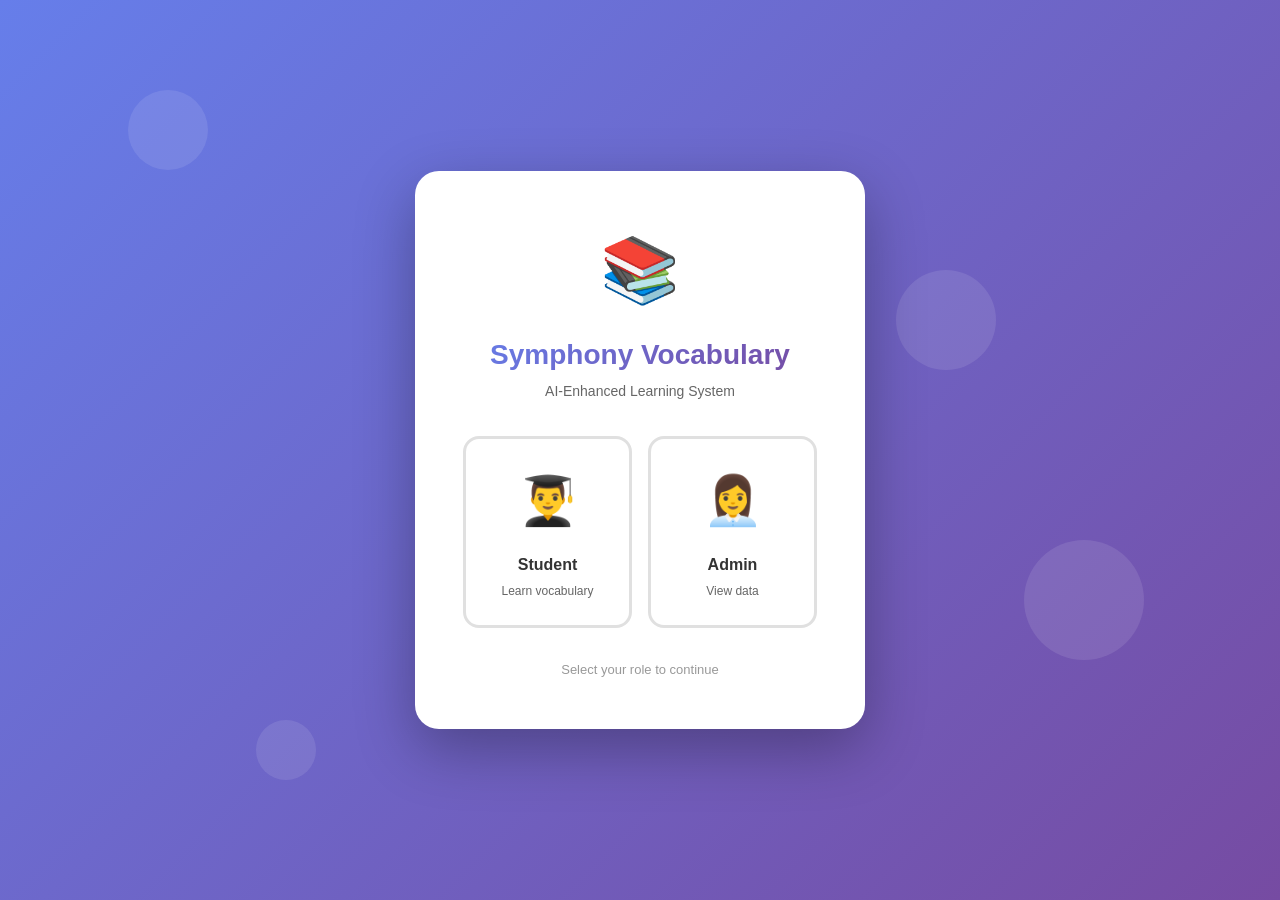
<file: index.html>
<!DOCTYPE html>
<html lang="en">
<head>
    <meta charset="UTF-8">
    <meta name="viewport" content="width=device-width, initial-scale=1.0">
    <title>Symphony Vocabulary Learning System</title>
    <link rel="stylesheet" href="css/main.css">
    <style>
        /* Login Page Specific Styles */
        body {
            margin: 0;
            padding: 0;
            min-height: 100vh;
            display: flex;
            align-items: center;
            justify-content: center;
            background: linear-gradient(135deg, #667eea 0%, #764ba2 100%);
            overflow: hidden;
        }
        
        /* Animated Background */
        .background-animation {
            position: fixed;
            top: 0;
            left: 0;
            width: 100%;
            height: 100%;
            z-index: 0;
            overflow: hidden;
        }
        
        .floating-shape {
            position: absolute;
            background: rgba(255, 255, 255, 0.1);
            border-radius: 50%;
            animation: float 15s infinite ease-in-out;
        }
        
        .shape1 {
            width: 80px;
            height: 80px;
            top: 10%;
            left: 10%;
            animation-delay: 0s;
        }
        
        .shape2 {
            width: 120px;
            height: 120px;
            top: 60%;
            left: 80%;
            animation-delay: 2s;
        }
        
        .shape3 {
            width: 60px;
            height: 60px;
            top: 80%;
            left: 20%;
            animation-delay: 4s;
        }
        
        .shape4 {
            width: 100px;
            height: 100px;
            top: 30%;
            left: 70%;
            animation-delay: 1s;
        }
        
        @keyframes float {
            0%, 100% {
                transform: translateY(0) translateX(0);
            }
            25% {
                transform: translateY(-30px) translateX(20px);
            }
            50% {
                transform: translateY(-60px) translateX(-20px);
            }
            75% {
                transform: translateY(-30px) translateX(20px);
            }
        }
        
        /* Login Container */
        .login-container {
            position: relative;
            z-index: 1;
            background: white;
            border-radius: 24px;
            box-shadow: 0 20px 60px rgba(0, 0, 0, 0.3);
            padding: 48px;
            max-width: 450px;
            width: 90%;
            animation: slideUp 0.6s ease-out;
        }
        
        @keyframes slideUp {
            from {
                opacity: 0;
                transform: translateY(30px);
            }
            to {
                opacity: 1;
                transform: translateY(0);
            }
        }
        
        .logo {
            text-align: center;
            margin-bottom: 32px;
        }
        
        .logo-icon {
            font-size: 64px;
            margin-bottom: 16px;
        }
        
        .logo h1 {
            font-size: 28px;
            margin: 0 0 8px 0;
            background: linear-gradient(135deg, #667eea, #764ba2);
            -webkit-background-clip: text;
            -webkit-text-fill-color: transparent;
        }
        
        .logo p {
            font-size: 14px;
            color: #666;
            margin: 0;
        }
        
        .role-selector {
            display: grid;
            grid-template-columns: 1fr 1fr;
            gap: 16px;
            margin-bottom: 32px;
        }
        
        .role-card {
            padding: 24px 16px;
            border: 3px solid #e0e0e0;
            border-radius: 16px;
            cursor: pointer;
            transition: all 0.3s;
            text-align: center;
        }
        
        .role-card:hover {
            border-color: #667eea;
            background: rgba(102, 126, 234, 0.05);
            transform: translateY(-4px);
            box-shadow: 0 8px 16px rgba(102, 126, 234, 0.2);
        }
        
        .role-card.selected {
            border-color: #667eea;
            background: rgba(102, 126, 234, 0.1);
        }
        
        .role-icon {
            font-size: 48px;
            margin-bottom: 12px;
        }
        
        .role-title {
            font-weight: 700;
            font-size: 16px;
            margin-bottom: 4px;
        }
        
        .role-description {
            font-size: 12px;
            color: #666;
        }
        
        .login-form {
            display: none;
        }
        
        .login-form.active {
            display: block;
            animation: fadeIn 0.4s ease-out;
        }
        
        @keyframes fadeIn {
            from { opacity: 0; }
            to { opacity: 1; }
        }
        
        .form-group {
            margin-bottom: 24px;
        }
        
        .form-label {
            display: block;
            margin-bottom: 8px;
            font-weight: 600;
            font-size: 14px;
            color: #333;
        }
        
        .form-input {
            width: 100%;
            padding: 14px 16px;
            font-size: 16px;
            border: 2px solid #e0e0e0;
            border-radius: 12px;
            transition: all 0.3s;
            font-family: inherit;
        }
        
        .form-input:focus {
            outline: none;
            border-color: #667eea;
            box-shadow: 0 0 0 4px rgba(102, 126, 234, 0.1);
        }
        
        .btn-login {
            width: 100%;
            padding: 16px;
            background: linear-gradient(135deg, #667eea, #764ba2);
            color: white;
            border: none;
            border-radius: 12px;
            font-size: 16px;
            font-weight: 700;
            cursor: pointer;
            transition: all 0.3s;
            box-shadow: 0 4px 12px rgba(102, 126, 234, 0.4);
        }
        
        .btn-login:hover {
            transform: translateY(-2px);
            box-shadow: 0 6px 16px rgba(102, 126, 234, 0.5);
        }
        
        .btn-login:active {
            transform: translateY(0);
        }
        
        .back-button {
            margin-top: 16px;
            text-align: center;
        }
        
        .back-link {
            color: #667eea;
            font-size: 14px;
            cursor: pointer;
            text-decoration: none;
        }
        
        .back-link:hover {
            text-decoration: underline;
        }
        
        .info-text {
            text-align: center;
            margin-top: 24px;
            font-size: 13px;
            color: #999;
        }
    </style>
</head>
<body>

<!-- Animated Background -->
<div class="background-animation">
    <div class="floating-shape shape1"></div>
    <div class="floating-shape shape2"></div>
    <div class="floating-shape shape3"></div>
    <div class="floating-shape shape4"></div>
</div>

<!-- Login Container -->
<div class="login-container">
    
    <!-- Logo -->
    <div class="logo">
        <div class="logo-icon">📚</div>
        <h1>Symphony Vocabulary</h1>
        <p>AI-Enhanced Learning System</p>
    </div>
    
    <!-- Role Selection -->
    <div id="roleSelection">
        <div class="role-selector">
            <div class="role-card" onclick="selectRole('student')">
                <div class="role-icon">👨‍🎓</div>
                <div class="role-title">Student</div>
                <div class="role-description">Learn vocabulary</div>
            </div>
            
            <div class="role-card" onclick="selectRole('admin')">
                <div class="role-icon">👩‍💼</div>
                <div class="role-title">Admin</div>
                <div class="role-description">View data</div>
            </div>
        </div>
        
        <div class="info-text">
            Select your role to continue
        </div>
    </div>
    
    <!-- Student Login Form -->
    <div id="studentForm" class="login-form">
        <form onsubmit="loginStudent(event)">
            <div class="form-group">
                <label class="form-label">What's your name?</label>
                <input 
                    type="text" 
                    id="studentName" 
                    class="form-input" 
                    placeholder="Enter your name"
                    required
                >
            </div>
            
            <button type="submit" class="btn-login">
                Start Learning 🚀
            </button>
        </form>
        
        <div class="back-button">
            <a class="back-link" onclick="backToRoleSelection()">← Back</a>
        </div>
    </div>
    
    <!-- Admin Login Form -->
    <div id="adminForm" class="login-form">
        <form onsubmit="loginAdmin(event)">
            <div class="form-group">
                <label class="form-label">Username</label>
                <input 
                    type="text" 
                    id="adminUsername" 
                    class="form-input" 
                    placeholder="Enter username"
                    required
                >
            </div>
            
            <div class="form-group">
                <label class="form-label">Password</label>
                <input 
                    type="password" 
                    id="adminPassword" 
                    class="form-input" 
                    placeholder="Enter password"
                    required
                >
            </div>
            
            <button type="submit" class="btn-login">
                Login as Admin
            </button>
        </form>
        
        <div class="back-button">
            <a class="back-link" onclick="backToRoleSelection()">← Back</a>
        </div>
        
        <div class="info-text" style="margin-top: 16px;">
            Default: admin / admin123
        </div>
    </div>
    
</div>

<script src="js/config.js"></script>
<script src="js/auth.js"></script>

<script>
// Role Selection
function selectRole(role) {
    // Hide role selection
    document.getElementById('roleSelection').style.display = 'none';
    
    // Show appropriate form
    if (role === 'student') {
        document.getElementById('studentForm').classList.add('active');
        document.getElementById('studentName').focus();
    } else {
        document.getElementById('adminForm').classList.add('active');
        document.getElementById('adminUsername').focus();
    }
}

// Back to role selection
function backToRoleSelection() {
    document.getElementById('roleSelection').style.display = 'block';
    document.getElementById('studentForm').classList.remove('active');
    document.getElementById('adminForm').classList.remove('active');
}

// Student Login
function loginStudent(event) {
    event.preventDefault();
    
    const name = document.getElementById('studentName').value.trim();
    
    if (!name) {
        alert('Please enter your name!');
        return;
    }
    
    try {
        // Use AUTH system to login
        window.AUTH.loginStudent(name);
        
        // Redirect to student dashboard
        window.location.href = 'student-dashboard.html';
    } catch (error) {
        alert('Login error: ' + error.message);
    }
}

// Admin Login
function loginAdmin(event) {
    event.preventDefault();
    
    const username = document.getElementById('adminUsername').value.trim();
    const password = document.getElementById('adminPassword').value;
    
    try {
        // Use AUTH system to login
        const success = window.AUTH.loginAdmin(username, password);
        
        if (success) {
            // Redirect to admin dashboard
            window.location.href = 'admin-dashboard.html';
        } else {
            alert('Invalid credentials! Default is:\nUsername: admin\nPassword: admin123');
        }
    } catch (error) {
        alert('Login error: ' + error.message);
    }
}
</script>

</body>
</html>
</file>
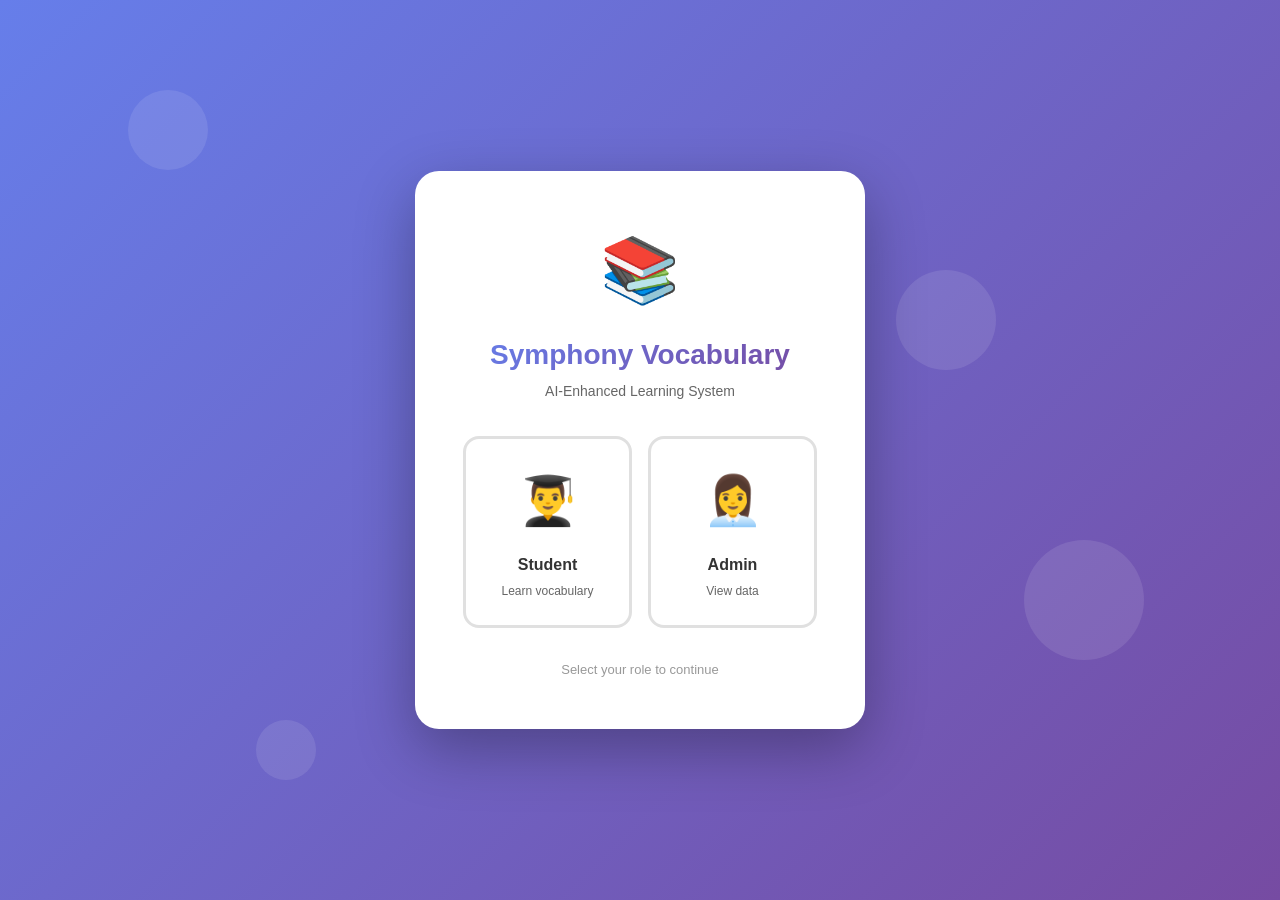
<file: admin-dashboard.html>
<!DOCTYPE html>
<html lang="en">
<head>
    <meta charset="UTF-8">
    <meta name="viewport" content="width=device-width, initial-scale=1.0">
    <title>Admin Dashboard - Symphony Vocab Research</title>
    <link rel="stylesheet" href="css/main.css">
    <style>
        /* Admin-Specific Styles */
        body {
            background: #f5f7fa;
        }
        
        .admin-header {
            background: linear-gradient(135deg, #667eea 0%, #764ba2 100%);
            color: white;
            padding: 24px 0;
            box-shadow: 0 4px 20px rgba(0,0,0,0.1);
        }
        
        .admin-header-content {
            max-width: 1400px;
            margin: 0 auto;
            padding: 0 24px;
            display: flex;
            justify-content: space-between;
            align-items: center;
        }
        
        .admin-title h1 {
            font-size: 28px;
            margin: 0 0 4px 0;
        }
        
        .admin-title p {
            margin: 0;
            opacity: 0.9;
            font-size: 14px;
        }
        
        .admin-nav {
            display: flex;
            gap: 12px;
        }
        
        .admin-nav button {
            padding: 10px 20px;
            background: rgba(255,255,255,0.2);
            border: 2px solid rgba(255,255,255,0.3);
            color: white;
            border-radius: 8px;
            cursor: pointer;
            font-weight: 600;
            transition: all 0.3s;
        }
        
        .admin-nav button:hover {
            background: rgba(255,255,255,0.3);
        }
        
        .admin-container {
            max-width: 1400px;
            margin: 0 auto;
            padding: 32px 24px;
        }
        
        .stats-grid {
            display: grid;
            grid-template-columns: repeat(auto-fit, minmax(250px, 1fr));
            gap: 24px;
            margin-bottom: 32px;
        }
        
        .stat-card {
            background: white;
            padding: 24px;
            border-radius: 16px;
            box-shadow: 0 2px 8px rgba(0,0,0,0.04);
            border: 1px solid #e8ecef;
        }
        
        .stat-card-header {
            display: flex;
            justify-content: space-between;
            align-items: center;
            margin-bottom: 16px;
        }
        
        .stat-icon {
            font-size: 32px;
        }
        
        .stat-label {
            font-size: 14px;
            color: #666;
            font-weight: 600;
            text-transform: uppercase;
            letter-spacing: 0.5px;
        }
        
        .stat-value {
            font-size: 36px;
            font-weight: 700;
            color: #333;
            line-height: 1;
        }
        
        .stat-change {
            font-size: 13px;
            margin-top: 8px;
        }
        
        .stat-change.positive {
            color: #4caf50;
        }
        
        .students-table-container {
            background: white;
            border-radius: 16px;
            box-shadow: 0 2px 8px rgba(0,0,0,0.04);
            overflow: hidden;
        }
        
        .table-header {
            padding: 24px;
            border-bottom: 2px solid #f0f0f0;
            display: flex;
            justify-content: space-between;
            align-items: center;
        }
        
        .table-header h2 {
            margin: 0;
            font-size: 20px;
        }
        
        .table-actions {
            display: flex;
            gap: 12px;
        }
        
        .search-box {
            padding: 10px 16px;
            border: 2px solid #e0e0e0;
            border-radius: 8px;
            font-size: 14px;
            width: 250px;
        }
        
        .students-table {
            width: 100%;
            border-collapse: collapse;
        }
        
        .students-table thead {
            background: #f8f9fa;
        }
        
        .students-table th {
            padding: 16px 24px;
            text-align: left;
            font-weight: 600;
            font-size: 13px;
            color: #666;
            text-transform: uppercase;
            letter-spacing: 0.5px;
        }
        
        .students-table td {
            padding: 20px 24px;
            border-top: 1px solid #f0f0f0;
        }
        
        .students-table tbody tr:hover {
            background: #f8f9fa;
        }
        
        .student-name {
            font-weight: 600;
            color: #333;
        }
        
        .progress-mini {
            width: 100px;
            height: 8px;
            background: #e0e0e0;
            border-radius: 4px;
            overflow: hidden;
        }
        
        .progress-mini-fill {
            height: 100%;
            background: linear-gradient(90deg, #667eea, #764ba2);
            transition: width 0.3s;
        }
        
        .action-btn {
            padding: 6px 12px;
            font-size: 12px;
            border-radius: 6px;
            border: none;
            cursor: pointer;
            font-weight: 600;
            transition: all 0.2s;
        }
        
        .action-btn-view {
            background: #e3f2fd;
            color: #1976d2;
        }
        
        .action-btn-export {
            background: #e8f5e9;
            color: #388e3c;
        }
        
        .action-btn:hover {
            transform: translateY(-1px);
            box-shadow: 0 2px 4px rgba(0,0,0,0.1);
        }
        
        .export-section {
            background: white;
            padding: 32px;
            border-radius: 16px;
            box-shadow: 0 2px 8px rgba(0,0,0,0.04);
            margin-top: 32px;
        }
        
        .export-grid {
            display: grid;
            grid-template-columns: repeat(auto-fit, minmax(300px, 1fr));
            gap: 20px;
            margin-top: 24px;
        }
        
        .export-card {
            padding: 24px;
            border: 2px solid #e0e0e0;
            border-radius: 12px;
            transition: all 0.3s;
        }
        
        .export-card:hover {
            border-color: #667eea;
            box-shadow: 0 4px 12px rgba(102, 126, 234, 0.15);
        }
        
        .export-card h3 {
            font-size: 18px;
            margin-bottom: 8px;
        }
        
        .export-card p {
            color: #666;
            font-size: 14px;
            margin-bottom: 16px;
        }
        
        .empty-state {
            text-align: center;
            padding: 60px 20px;
            color: #999;
        }
        
        .empty-state-icon {
            font-size: 64px;
            margin-bottom: 16px;
            opacity: 0.5;
        }
    </style>
</head>
<body>

<!-- Admin Header -->
<div class="admin-header">
    <div class="admin-header-content">
        <div class="admin-title">
            <h1>🎓 Admin Dashboard</h1>
            <p>Research Data Management & Student Progress</p>
        </div>
        <div class="admin-nav">
            <button onclick="refreshData()">🔄 Refresh</button>
            <button onclick="window.location.href='index.html'">🚪 Logout</button>
        </div>
    </div>
</div>

<!-- Main Container -->
<div class="admin-container">
    
    <!-- Summary Statistics -->
    <div class="stats-grid">
        <div class="stat-card">
            <div class="stat-card-header">
                <div class="stat-icon">👥</div>
            </div>
            <div class="stat-label">Total Students</div>
            <div class="stat-value" id="totalStudents">0</div>
            <div class="stat-change positive">
                <span id="newStudents">0</span> new this week
            </div>
        </div>
        
        <div class="stat-card">
            <div class="stat-card-header">
                <div class="stat-icon">📚</div>
            </div>
            <div class="stat-label">Words Learned</div>
            <div class="stat-value" id="totalWordsLearned">0</div>
            <div class="stat-change">
                Across all students
            </div>
        </div>
        
        <div class="stat-card">
            <div class="stat-card-header">
                <div class="stat-icon">🎯</div>
            </div>
            <div class="stat-label">Avg Completion</div>
            <div class="stat-value" id="avgCompletion">0%</div>
            <div class="stat-change">
                Unit 1 progress
            </div>
        </div>
        
        <div class="stat-card">
            <div class="stat-card-header">
                <div class="stat-icon">⚡</div>
            </div>
            <div class="stat-label">Active Sessions</div>
            <div class="stat-value" id="activeSessions">0</div>
            <div class="stat-change">
                Last 7 days
            </div>
        </div>
    </div>
    
    <!-- Students Table -->
    <div class="students-table-container">
        <div class="table-header">
            <h2>📋 Student Progress Overview</h2>
            <div class="table-actions">
                <input 
                    type="text" 
                    id="searchInput" 
                    class="search-box" 
                    placeholder="🔍 Search students..."
                    onkeyup="searchStudents()"
                >
                <button class="btn btn-primary btn-sm" onclick="exportAllData()">
                    📥 Export All Data
                </button>
            </div>
        </div>
        
        <table class="students-table">
            <thead>
                <tr>
                    <th>Student Name</th>
                    <th>Words Learned</th>
                    <th>Progress</th>
                    <th>Points</th>
                    <th>Streak</th>
                    <th>Last Active</th>
                    <th>Actions</th>
                </tr>
            </thead>
            <tbody id="studentsTableBody">
                <!-- Populated by JavaScript -->
            </tbody>
        </table>
        
        <div id="emptyState" class="empty-state hidden">
            <div class="empty-state-icon">📭</div>
            <h3>No Students Yet</h3>
            <p>Students will appear here once they start using the system.</p>
        </div>
    </div>
    
    <!-- Export Section -->
    <div class="export-section">
        <h2>📊 Research Data Export</h2>
        <p>Export data in research-ready formats for analysis in SPSS, Excel, or R</p>
        
        <div class="export-grid">
            <div class="export-card">
                <h3>📄 Student Progress Data</h3>
                <p>Complete student progress with vocabulary gains, scaffolding usage, and success rates</p>
                <button class="btn btn-success" onclick="exportStudentData()">
                    Export CSV
                </button>
            </div>
            
            <div class="export-card">
                <h3>🎯 Interaction Logs</h3>
                <p>Every student interaction with timestamps, attempts, scaffolding levels, and correctness</p>
                <button class="btn btn-success" onclick="exportInteractionLogs()">
                    Export CSV
                </button>
            </div>
            
            <div class="export-card">
                <h3>📈 Session Data</h3>
                <p>Session-by-session data including duration, words practiced, and performance metrics</p>
                <button class="btn btn-success" onclick="exportSessionData()">
                    Export CSV
                </button>
            </div>
            
            <div class="export-card">
                <h3>🔬 Research Summary</h3>
                <p>Aggregated statistics and theory-aligned metrics for dissertation analysis</p>
                <button class="btn btn-primary" onclick="exportResearchSummary()">
                    Generate Report
                </button>
            </div>
        </div>
    </div>
    
</div>

<!-- Student Detail Modal -->
<div class="modal-overlay" id="studentModal">
    <div class="modal-content">
        <div class="modal-header">
            <h2 id="modalStudentName">Student Details</h2>
        </div>
        <div class="modal-body" id="modalContent">
            <!-- Populated dynamically -->
        </div>
        <div class="modal-footer">
            <button class="btn btn-outline" onclick="closeModal()">Close</button>
            <button class="btn btn-primary" onclick="exportStudentIndividual()">
                Export This Student
            </button>
        </div>
    </div>
</div>

<script src="js/config.js"></script>
<script src="js/utils.js"></script>
<script>
/**
 * ADMIN DASHBOARD LOGIC
 * Research data management and visualization
 */

let currentStudents = {};
let selectedStudent = null;

// Check authentication
function checkAuth() {
    const userRole = localStorage.getItem('symphonyUserRole');
    if (userRole !== 'admin') {
        alert('Access denied! Admin credentials required.');
        window.location.href = 'index.html';
    }
}

// Load all data
function loadDashboard() {
    loadStudents();
    calculateStatistics();
    populateStudentsTable();
}

// Load student data
function loadStudents() {
    currentStudents = JSON.parse(localStorage.getItem('symphonyStudents') || '{}');
}

// Calculate summary statistics
function calculateStatistics() {
    const students = Object.values(currentStudents);
    
    // Total students
    document.getElementById('totalStudents').textContent = students.length;
    
    // Total words learned (sum across all students)
    const totalWords = students.reduce((sum, s) => sum + (s.wordsLearned || 0), 0);
    document.getElementById('totalWordsLearned').textContent = totalWords;
    
    // Average completion
    const avgCompletion = students.length > 0
        ? Math.round(students.reduce((sum, s) => sum + ((s.wordsLearned || 0) / 15 * 100), 0) / students.length)
        : 0;
    document.getElementById('avgCompletion').textContent = avgCompletion + '%';
    
    // Active sessions (last 7 days)
    const sevenDaysAgo = Date.now() - (7 * 24 * 60 * 60 * 1000);
    const activeSessions = students.reduce((sum, s) => {
        return sum + (s.sessions || []).filter(session => 
            new Date(session.startTime).getTime() > sevenDaysAgo
        ).length;
    }, 0);
    document.getElementById('activeSessions').textContent = activeSessions;
    
    // New students this week
    const newStudents = students.filter(s => 
        new Date(s.createdDate).getTime() > sevenDaysAgo
    ).length;
    document.getElementById('newStudents').textContent = newStudents;
}

// Populate students table
function populateStudentsTable() {
    const tbody = document.getElementById('studentsTableBody');
    const emptyState = document.getElementById('emptyState');
    const students = Object.values(currentStudents);
    
    if (students.length === 0) {
        tbody.innerHTML = '';
        emptyState.classList.remove('hidden');
        return;
    }
    
    emptyState.classList.add('hidden');
    
    // Sort by last login (most recent first)
    students.sort((a, b) => new Date(b.lastLogin) - new Date(a.lastLogin));
    
    tbody.innerHTML = students.map(student => {
        const progress = Math.round((student.wordsLearned || 0) / 15 * 100);
        const lastActive = formatDate(student.lastLogin);
        
        return `
            <tr>
                <td>
                    <div class="student-name">${student.username}</div>
                    <div style="font-size: 12px; color: #999;">
                        Level ${student.level || 1}
                    </div>
                </td>
                <td>${student.wordsLearned || 0} / 15</td>
                <td>
                    <div class="progress-mini">
                        <div class="progress-mini-fill" style="width: ${progress}%"></div>
                    </div>
                    <div style="font-size: 12px; color: #666; margin-top: 4px;">
                        ${progress}%
                    </div>
                </td>
                <td style="font-weight: 600;">${student.points || 0}</td>
                <td>
                    ${student.streak || 0} ${student.streak === 1 ? 'day' : 'days'}
                    ${student.streak >= 3 ? '🔥' : ''}
                </td>
                <td style="font-size: 13px; color: #666;">${lastActive}</td>
                <td>
                    <button 
                        class="action-btn action-btn-view" 
                        onclick="viewStudent('${student.username}')">
                        View
                    </button>
                </td>
            </tr>
        `;
    }).join('');
}

// Format date
function formatDate(dateString) {
    const date = new Date(dateString);
    const now = new Date();
    const diffMs = now - date;
    const diffMins = Math.round(diffMs / 60000);
    const diffHours = Math.round(diffMs / 3600000);
    const diffDays = Math.round(diffMs / 86400000);
    
    if (diffMins < 60) return `${diffMins} min ago`;
    if (diffHours < 24) return `${diffHours} hour${diffHours > 1 ? 's' : ''} ago`;
    if (diffDays < 7) return `${diffDays} day${diffDays > 1 ? 's' : ''} ago`;
    
    return date.toLocaleDateString();
}

// Search students
function searchStudents() {
    const searchTerm = document.getElementById('searchInput').value.toLowerCase();
    const rows = document.querySelectorAll('#studentsTableBody tr');
    
    rows.forEach(row => {
        const name = row.querySelector('.student-name').textContent.toLowerCase();
        if (name.includes(searchTerm)) {
            row.style.display = '';
        } else {
            row.style.display = 'none';
        }
    });
}

// View student details
function viewStudent(username) {
    selectedStudent = currentStudents[username];
    
    document.getElementById('modalStudentName').textContent = `${username}'s Progress`;
    
    const modalContent = document.getElementById('modalContent');
    modalContent.innerHTML = `
        <div style="padding: 20px 0;">
            
            <h3 style="margin-bottom: 16px;">📊 Learning Statistics</h3>
            <div style="display: grid; grid-template-columns: 1fr 1fr; gap: 16px; margin-bottom: 32px;">
                <div>
                    <div style="font-size: 13px; color: #666; margin-bottom: 4px;">Words Learned</div>
                    <div style="font-size: 24px; font-weight: 700;">${selectedStudent.wordsLearned || 0} / 15</div>
                </div>
                <div>
                    <div style="font-size: 13px; color: #666; margin-bottom: 4px;">Words Mastered</div>
                    <div style="font-size: 24px; font-weight: 700;">${selectedStudent.wordsMastered || 0}</div>
                </div>
                <div>
                    <div style="font-size: 13px; color: #666; margin-bottom: 4px;">Total Points</div>
                    <div style="font-size: 24px; font-weight: 700;">${selectedStudent.points || 0}</div>
                </div>
                <div>
                    <div style="font-size: 13px; color: #666; margin-bottom: 4px;">Current Streak</div>
                    <div style="font-size: 24px; font-weight: 700;">${selectedStudent.streak || 0} days ${selectedStudent.streak >= 3 ? '🔥' : ''}</div>
                </div>
            </div>
            
            <h3 style="margin-bottom: 16px;">🎯 Progress Details</h3>
            <div style="background: #f8f9fa; padding: 16px; border-radius: 8px; margin-bottom: 32px;">
                <div style="margin-bottom: 12px;">
                    <strong>Current Level:</strong> ${selectedStudent.level || 1} - ${getLevelName(selectedStudent.level || 1)}
                </div>
                <div style="margin-bottom: 12px;">
                    <strong>Current Difficulty:</strong> ${(selectedStudent.currentDifficulty || 2.0).toFixed(1)} (ZPD Adaptive)
                </div>
                <div style="margin-bottom: 12px;">
                    <strong>Total Sessions:</strong> ${(selectedStudent.sessions || []).length}
                </div>
                <div style="margin-bottom: 12px;">
                    <strong>Total Time:</strong> ${selectedStudent.totalTimeMinutes || 0} minutes
                </div>
                <div>
                    <strong>Account Created:</strong> ${new Date(selectedStudent.createdDate).toLocaleDateString()}
                </div>
            </div>
            
            <h3 style="margin-bottom: 16px;">🏆 Badges Earned</h3>
            <div style="display: flex; gap: 12px; flex-wrap: wrap; margin-bottom: 32px;">
                ${(selectedStudent.badges || []).length > 0 
                    ? selectedStudent.badges.map(badge => `
                        <div style="padding: 12px 20px; background: linear-gradient(135deg, #ffeaa7, #fdcb6e); border-radius: 8px; font-weight: 600;">
                            ${getBadgeIcon(badge)} ${getBadgeName(badge)}
                        </div>
                    `).join('')
                    : '<div style="color: #999;">No badges earned yet</div>'
                }
            </div>
            
            <h3 style="margin-bottom: 16px;">📈 Recent Sessions</h3>
            <div style="max-height: 200px; overflow-y: auto;">
                ${(selectedStudent.sessions || []).slice(-5).reverse().map(session => `
                    <div style="padding: 12px; background: #f8f9fa; border-radius: 8px; margin-bottom: 8px;">
                        <div style="font-weight: 600; margin-bottom: 4px;">
                            ${new Date(session.startTime).toLocaleString()}
                        </div>
                        <div style="font-size: 13px; color: #666;">
                            Words: ${session.wordsLearned || 0} learned • 
                            Success: ${Math.round((session.correctAttempts / session.totalAttempts) * 100) || 0}%
                        </div>
                    </div>
                `).join('') || '<div style="color: #999;">No sessions yet</div>'}
            </div>
        </div>
    `;
    
    document.getElementById('studentModal').classList.add('active');
}

function getLevelName(level) {
    const levels = {
        1: 'Vocabulary Beginner',
        2: 'Word Explorer',
        3: 'Vocabulary Scholar',
        4: 'Word Expert',
        5: 'Vocabulary Master',
        6: 'Word Champion'
    };
    return levels[level] || 'Unknown';
}

function getBadgeIcon(badgeId) {
    const icons = {
        'first-word': '🌟',
        'fast-learner': '⚡',
        'week-warrior': '🔥',
        'unit-master': '🎓',
        'perfect-score': '💯'
    };
    return icons[badgeId] || '🏆';
}

function getBadgeName(badgeId) {
    const names = {
        'first-word': 'First Word',
        'fast-learner': 'Fast Learner',
        'week-warrior': 'Week Warrior',
        'unit-master': 'Unit Master',
        'perfect-score': 'Perfect Score'
    };
    return names[badgeId] || 'Achievement';
}

function closeModal() {
    document.getElementById('studentModal').classList.remove('active');
}

// Export Functions
function exportStudentData() {
    const students = Object.values(currentStudents);
    
    // CSV Headers
    let csv = 'Student_ID,Words_Learned,Words_Mastered,Points,Level,Streak,Total_Sessions,Total_Time_Minutes,Created_Date,Last_Login\n';
    
    // CSV Data
    students.forEach(student => {
        csv += [
            student.username,
            student.wordsLearned || 0,
            student.wordsMastered || 0,
            student.points || 0,
            student.level || 1,
            student.streak || 0,
            (student.sessions || []).length,
            student.totalTimeMinutes || 0,
            student.createdDate,
            student.lastLogin
        ].join(',') + '\n';
    });
    
    downloadCSV(csv, 'student-progress-data.csv');
}

function exportInteractionLogs() {
    const researchLog = JSON.parse(localStorage.getItem('symphonyResearchLog') || '[]');
    
    let csv = 'Timestamp,Event_Type,Student,Word_ID,Attempt,Scaffolding_Level,Correct,Time_Spent,Points\n';
    
    researchLog.forEach(log => {
        if (log.eventType === 'word_attempt') {
            csv += [
                log.timestamp,
                log.eventType,
                log.data.student || '',
                log.data.wordId || '',
                log.data.attemptNumber || '',
                log.data.scaffoldingLevel || '',
                log.data.correct || false,
                log.data.timeSpent || '',
                log.data.pointsEarned || ''
            ].join(',') + '\n';
        }
    });
    
    downloadCSV(csv, 'interaction-logs.csv');
}

function exportSessionData() {
    const students = Object.values(currentStudents);
    
    let csv = 'Student_ID,Session_ID,Start_Time,End_Time,Words_Attempted,Words_Learned,Success_Rate,Scaffolding_Average,Duration_Minutes\n';
    
    students.forEach(student => {
        (student.sessions || []).forEach(session => {
            const successRate = session.totalAttempts > 0 
                ? Math.round((session.correctAttempts / session.totalAttempts) * 100)
                : 0;
            
            csv += [
                student.username,
                session.sessionId,
                session.startTime,
                session.endTime || 'ongoing',
                session.wordsAttempted.length,
                session.wordsLearned || 0,
                successRate,
                'N/A', // Calculate from scaffolding usage
                'N/A'  // Calculate from start/end times
            ].join(',') + '\n';
        });
    });
    
    downloadCSV(csv, 'session-data.csv');
}

function exportResearchSummary() {
    const students = Object.values(currentStudents);
    const researchLog = JSON.parse(localStorage.getItem('symphonyResearchLog') || '[]');
    
    const summary = {
        totalStudents: students.length,
        totalSessions: students.reduce((sum, s) => sum + (s.sessions || []).length, 0),
        totalWordsLearned: students.reduce((sum, s) => sum + (s.wordsLearned || 0), 0),
        totalInteractions: researchLog.length,
        avgCompletion: students.length > 0 
            ? Math.round(students.reduce((sum, s) => sum + ((s.wordsLearned || 0) / 15 * 100), 0) / students.length)
            : 0,
        avgPoints: students.length > 0
            ? Math.round(students.reduce((sum, s) => sum + (s.points || 0), 0) / students.length)
            : 0
    };
    
    alert('Research Summary:\n\n' + 
        `Total Students: ${summary.totalStudents}\n` +
        `Total Sessions: ${summary.totalSessions}\n` +
        `Total Words Learned: ${summary.totalWordsLearned}\n` +
        `Total Interactions Logged: ${summary.totalInteractions}\n` +
        `Average Completion: ${summary.avgCompletion}%\n` +
        `Average Points: ${summary.avgPoints}\n\n` +
        'Full data exports available via CSV buttons above.'
    );
}

function exportAllData() {
    exportStudentData();
    setTimeout(() => exportInteractionLogs(), 500);
    setTimeout(() => exportSessionData(), 1000);
}

function exportStudentIndividual() {
    if (!selectedStudent) return;
    
    let csv = 'Metric,Value\n';
    csv += `Student,${selectedStudent.username}\n`;
    csv += `Words Learned,${selectedStudent.wordsLearned || 0}\n`;
    csv += `Words Mastered,${selectedStudent.wordsMastered || 0}\n`;
    csv += `Points,${selectedStudent.points || 0}\n`;
    csv += `Level,${selectedStudent.level || 1}\n`;
    csv += `Streak,${selectedStudent.streak || 0}\n`;
    csv += `Sessions,${(selectedStudent.sessions || []).length}\n`;
    
    downloadCSV(csv, `student-${selectedStudent.username}-data.csv`);
}

// Helper: Download CSV
function downloadCSV(csvContent, filename) {
    const blob = new Blob([csvContent], { type: 'text/csv;charset=utf-8;' });
    const link = document.createElement('a');
    const url = URL.createObjectURL(blob);
    
    link.setAttribute('href', url);
    link.setAttribute('download', filename);
    link.style.visibility = 'hidden';
    
    document.body.appendChild(link);
    link.click();
    document.body.removeChild(link);
}

function refreshData() {
    loadDashboard();
    alert('Data refreshed!');
}

// Initialize
checkAuth();
loadDashboard();

// Click outside modal to close
document.getElementById('studentModal').addEventListener('click', function(e) {
    if (e.target === this) {
        closeModal();
    }
});
</script>

</body>
</html>
</file>
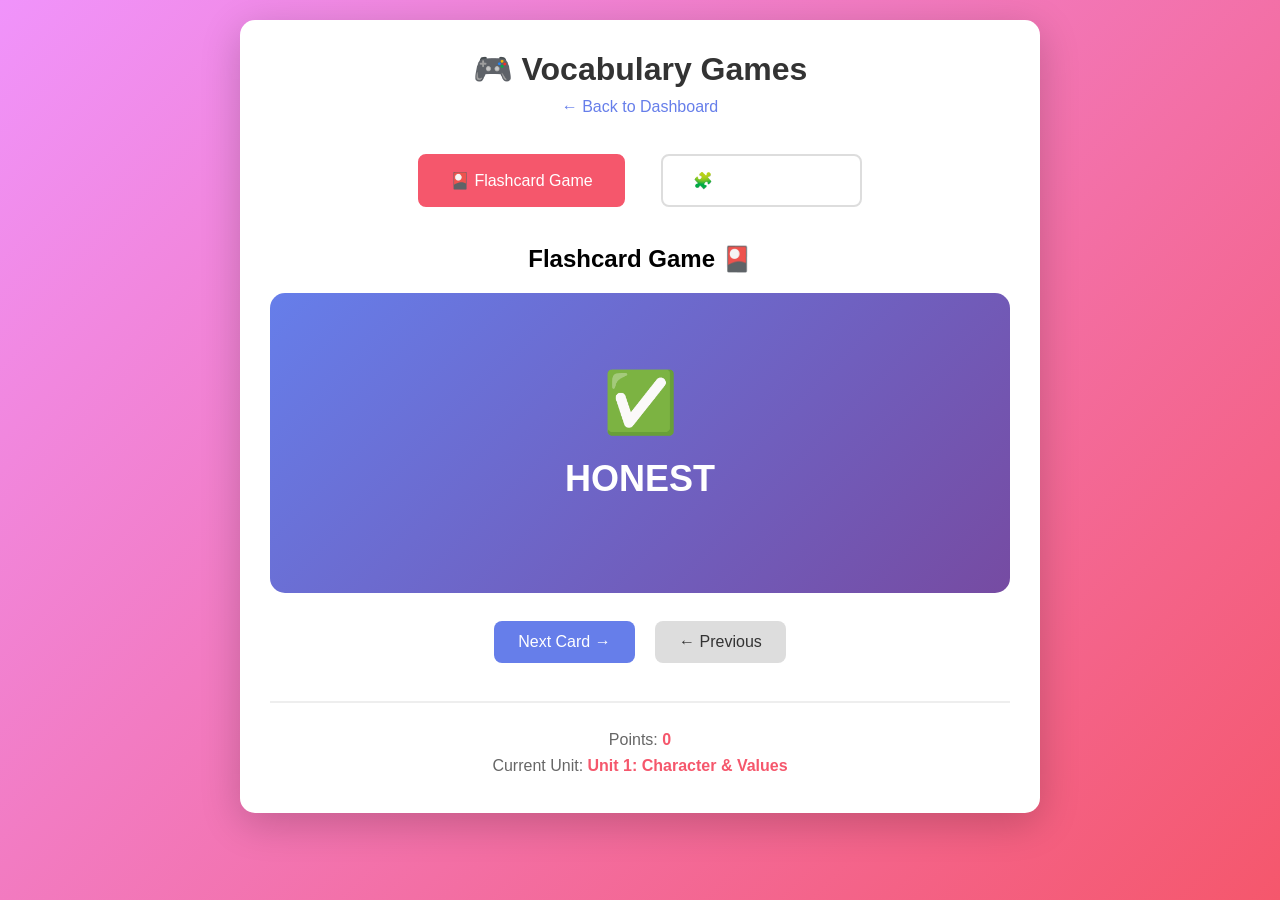
<file: games.html>
<!DOCTYPE html>
<html lang="en">
<head>
    <meta charset="UTF-8">
    <meta name="viewport" content="width=device-width, initial-scale=1.0">
    <title>Games - Symphony Vocabulary</title>
    <style>
        * { margin: 0; padding: 0; box-sizing: border-box; }
        body { font-family: Arial, sans-serif; background: linear-gradient(135deg, #f093fb 0%, #f5576c 100%); min-height: 100vh; padding: 20px; }
        .container { max-width: 800px; margin: 0 auto; background: white; border-radius: 15px; padding: 30px; box-shadow: 0 10px 40px rgba(0,0,0,0.2); }
        .header { text-align: center; margin-bottom: 30px; }
        .header h1 { color: #333; margin-bottom: 10px; }
        
        .game-selector { display: flex; gap: 20px; margin-bottom: 30px; justify-content: center; }
        .game-btn { padding: 15px 30px; font-size: 16px; border: 2px solid #ddd; background: white; border-radius: 8px; cursor: pointer; transition: all 0.3s; }
        .game-btn.active { background: #f5576c; color: white; border-color: #f5576c; }
        
        .game-container { display: none; }
        .game-container.active { display: block; }
        
        .flashcard { background: linear-gradient(135deg, #667eea 0%, #764ba2 100%); color: white; padding: 40px; border-radius: 15px; text-align: center; min-height: 300px; display: flex; flex-direction: column; justify-content: center; margin: 20px 0; }
        .flashcard .emoji { font-size: 60px; margin-bottom: 20px; }
        .flashcard .word { font-size: 36px; font-weight: bold; margin-bottom: 20px; }
        .flashcard .definition { font-size: 18px; opacity: 0.9; }
        .flashcard.flipped .word { display: none; }
        .flashcard.flipped .definition { display: block; }
        .flashcard .definition { display: none; }
        
        .matching-grid { display: grid; grid-template-columns: 1fr 1fr; gap: 15px; margin: 20px 0; }
        .match-card { padding: 20px; background: #f9f9f9; border: 2px solid #ddd; border-radius: 8px; cursor: pointer; text-align: center; transition: all 0.3s; }
        .match-card:hover { transform: translateY(-5px); border-color: #667eea; }
        .match-card.selected { background: #667eea; color: white; }
        .match-card.matched { background: #28a745; color: white; }
        
        .button-group { text-align: center; margin: 20px 0; }
        button { padding: 12px 24px; margin: 8px; font-size: 16px; border: none; border-radius: 8px; cursor: pointer; background: #667eea; color: white; transition: all 0.3s; }
        button:hover { background: #5568d3; }
        
        .progress { text-align: center; margin-top: 30px; padding-top: 20px; border-top: 2px solid #eee; }
        .progress p { margin: 8px 0; color: #666; }
        .progress strong { color: #f5576c; }
        
        .back-link { color: #667eea; text-decoration: none; }
        .back-link:hover { text-decoration: underline; }
    </style>
</head>
<body>
    <div class="container">
        <div class="header">
            <h1>🎮 Vocabulary Games</h1>
            <a href="student-dashboard.html" class="back-link">← Back to Dashboard</a>
        </div>

        <div class="game-selector">
            <button class="game-btn active" onclick="switchGame('flashcard')">🎴 Flashcard Game</button>
            <button class="game-btn" onclick="switchGame('matching')">🧩 Matching Game</button>
        </div>

        <!-- FLASHCARD GAME -->
        <div id="flashcardGame" class="game-container active">
            <h2 style="text-align: center; margin-bottom: 20px;">Flashcard Game 🎴</h2>
            <div class="flashcard" id="flashcard" onclick="flipCard()">
                <div class="emoji" id="cardEmoji">👋</div>
                <div class="word" id="cardWord">Click to reveal</div>
                <div class="definition" id="cardDefinition"></div>
            </div>
            <div class="button-group">
                <button onclick="nextFlashcard()">Next Card →</button>
                <button onclick="prevFlashcard()" style="background: #ddd; color: #333;">← Previous</button>
            </div>
        </div>

        <!-- MATCHING GAME -->
        <div id="matchingGame" class="game-container">
            <h2 style="text-align: center; margin-bottom: 20px;">Matching Game 🧩</h2>
            <p style="text-align: center; color: #666; margin-bottom: 20px;">Match words with their definitions!</p>
            <div id="matchingGrid" class="matching-grid"></div>
            <div class="button-group">
                <button onclick="startMatching()">New Game</button>
            </div>
        </div>

        <div class="progress">
            <p>Points: <strong id="points">0</strong></p>
            <p>Current Unit: <strong id="unitName">Easy Words</strong></p>
        </div>
    </div>

    <script src="js/vocabulary-data.js"></script>
    <script>
        let currentUnit = 'unit1';
        let currentWordIndex = 0;
        let points = 0;
        let words = [];
        let selectedCards = [];
        let matchedPairs = 0;

        function init() {
            const unit = window.VOCABULARY[currentUnit];
            words = unit.words;
            document.getElementById('unitName').textContent = unit.title;
            displayFlashcard();
            startMatching();
        }

        function switchGame(game) {
            document.querySelectorAll('.game-container').forEach(el => el.classList.remove('active'));
            document.querySelectorAll('.game-btn').forEach(el => el.classList.remove('active'));
            document.getElementById(game + 'Game').classList.add('active');
            event.target.classList.add('active');
        }

        // FLASHCARD FUNCTIONS
        function displayFlashcard() {
            const word = words[currentWordIndex];
            document.getElementById('cardEmoji').textContent = word.imageUrl;
            document.getElementById('cardWord').textContent = word.word.toUpperCase();
            document.getElementById('cardDefinition').textContent = word.simpleDefinition;
            document.getElementById('flashcard').classList.remove('flipped');
        }

        function flipCard() {
            document.getElementById('flashcard').classList.toggle('flipped');
        }

        function nextFlashcard() {
            currentWordIndex = (currentWordIndex + 1) % words.length;
            displayFlashcard();
        }

        function prevFlashcard() {
            currentWordIndex = (currentWordIndex - 1 + words.length) % words.length;
            displayFlashcard();
        }

        // MATCHING FUNCTIONS
        function startMatching() {
            matchedPairs = 0;
            selectedCards = [];
            const shuffled = [...words].sort(() => Math.random() - 0.5);
            const grid = document.getElementById('matchingGrid');
            grid.innerHTML = '';

            const items = [];
            shuffled.forEach(word => {
                items.push({ type: 'word', text: word.word, id: word.id });
                items.push({ type: 'definition', text: word.simpleDefinition, id: word.id });
            });

            items.sort(() => Math.random() - 0.5);

            items.forEach((item, index) => {
                const card = document.createElement('div');
                card.className = 'match-card';
                card.textContent = item.text;
                card.onclick = () => selectCard(index, item.id, card);
                grid.appendChild(card);
            });
        }

        function selectCard(index, id, card) {
            if (card.classList.contains('matched')) return;

            selectedCards.push({ index, id, card });

            if (selectedCards.length === 2) {
                if (selectedCards[0].id === selectedCards[1].id) {
                    selectedCards[0].card.classList.add('matched');
                    selectedCards[1].card.classList.add('matched');
                    points += 10;
                    matchedPairs++;
                    document.getElementById('points').textContent = points;
                    
                    if (matchedPairs === words.length) {
                        setTimeout(() => alert('🎉 You matched all pairs! +50 bonus points!'), 500);
                        points += 50;
                        document.getElementById('points').textContent = points;
                    }
                } else {
                    selectedCards[0].card.style.opacity = '0.5';
                    selectedCards[1].card.style.opacity = '0.5';
                    setTimeout(() => {
                        selectedCards[0].card.style.opacity = '1';
                        selectedCards[1].card.style.opacity = '1';
                    }, 1000);
                }
                selectedCards = [];
            }
        }

        init();
    </script>
</body>
</html>
</file>
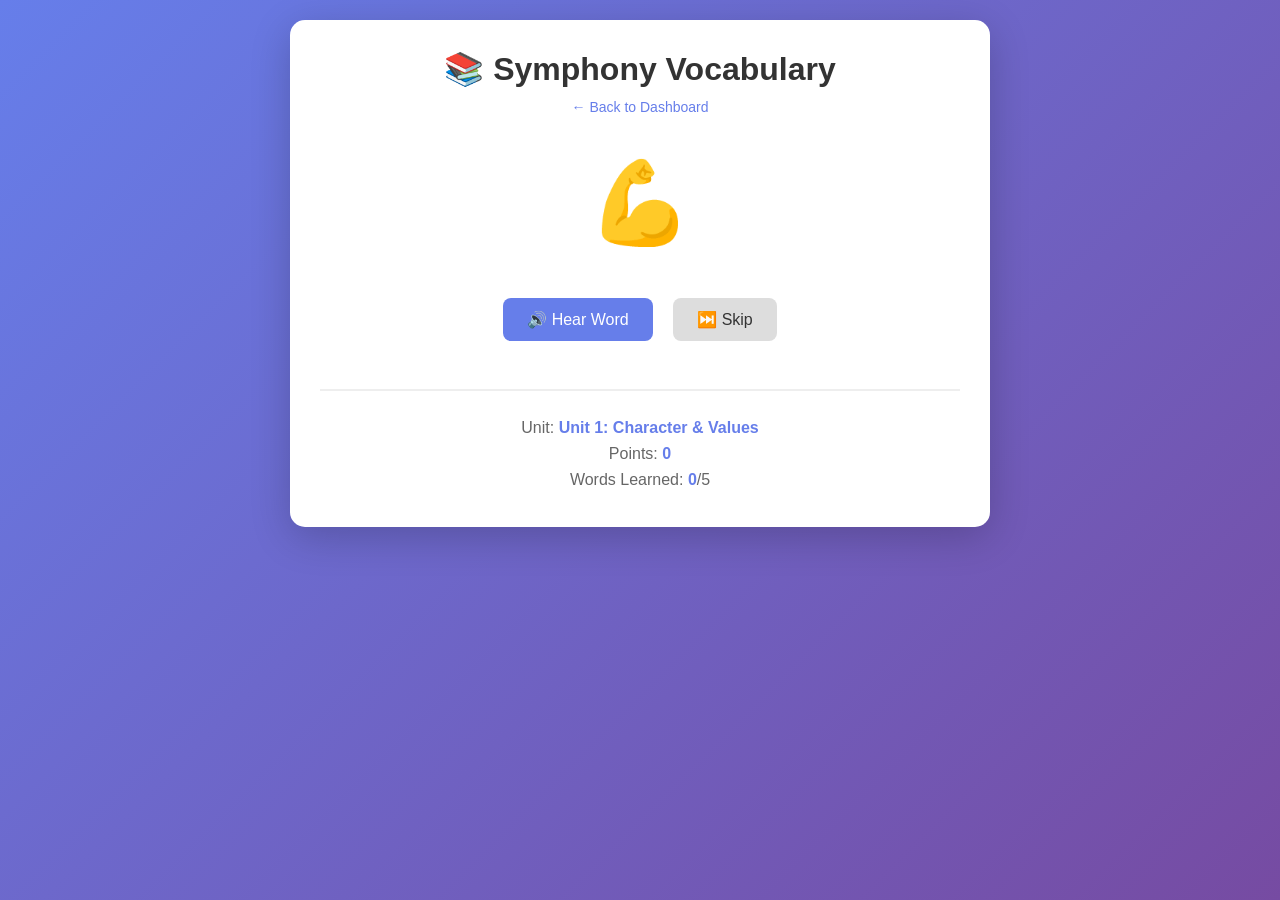
<file: learning.html>
<!DOCTYPE html>
<html lang="en">
<head>
    <meta charset="UTF-8">
    <meta name="viewport" content="width=device-width, initial-scale=1.0">
    <title>Learn Vocabulary</title>
    <style>
        * { margin: 0; padding: 0; box-sizing: border-box; }
        body { font-family: Arial, sans-serif; background: linear-gradient(135deg, #667eea 0%, #764ba2 100%); min-height: 100vh; padding: 20px; }
        .container { max-width: 700px; margin: 0 auto; background: white; border-radius: 15px; padding: 30px; box-shadow: 0 10px 40px rgba(0,0,0,0.2); }
        .header { text-align: center; margin-bottom: 40px; }
        .header h1 { color: #333; margin-bottom: 10px; }
        .back-link { color: #667eea; text-decoration: none; font-size: 14px; }
        .back-link:hover { text-decoration: underline; }
        
        .word-display { text-align: center; margin: 40px 0; }
        .emoji { font-size: 80px; margin: 20px 0; }
        .word-text { font-size: 32px; font-weight: bold; color: #333; margin: 20px 0; }
        .pronunciation { font-size: 16px; color: #666; margin: 10px 0; }
        
        .button-group { text-align: center; margin: 30px 0; }
        button { padding: 12px 24px; margin: 8px; font-size: 16px; border: none; border-radius: 8px; cursor: pointer; transition: all 0.3s; }
        .btn-primary { background: #667eea; color: white; }
        .btn-primary:hover { background: #5568d3; transform: translateY(-2px); }
        .btn-secondary { background: #ddd; color: #333; }
        .btn-secondary:hover { background: #ccc; }
        
        .question-box { display: none; background: #f9f9f9; padding: 20px; border-radius: 8px; margin: 20px 0; border-left: 4px solid #667eea; }
        .question-box.show { display: block; }
        .question-text { font-size: 18px; margin-bottom: 15px; color: #333; }
        #userAnswer { width: 100%; padding: 12px; font-size: 16px; border: 2px solid #ddd; border-radius: 6px; }
        #userAnswer:focus { outline: none; border-color: #667eea; }
        
        .feedback-box { display: none; text-align: center; padding: 20px; border-radius: 8px; margin: 20px 0; font-size: 18px; }
        .feedback-box.show { display: block; }
        .feedback-box.correct { background: #d4edda; color: #155724; border: 2px solid #28a745; }
        .feedback-box.wrong { background: #f8d7da; color: #721c24; border: 2px solid #f5c6cb; }
        
        .progress { text-align: center; margin-top: 40px; padding-top: 20px; border-top: 2px solid #eee; }
        .progress p { margin: 8px 0; color: #666; font-size: 16px; }
        .progress strong { color: #667eea; }
        
        .hidden { display: none !important; }
    </style>
</head>
<body>
    <div class="container">
        <div class="header">
            <h1>📚 Symphony Vocabulary</h1>
            <a href="student-dashboard.html" class="back-link">← Back to Dashboard</a>
        </div>

        <div class="word-display">
            <div class="emoji" id="wordEmoji">👋</div>
            <div class="word-text" id="wordText"></div>
            <div class="pronunciation" id="wordPronunciation"></div>
        </div>

        <div class="button-group">
            <button class="btn-primary" onclick="playAudio()">🔊 Hear Word</button>
            <button class="btn-secondary" onclick="skipWord()">⏭️ Skip</button>
        </div>

        <div class="question-box" id="questionBox">
            <div class="question-text" id="questionText"></div>
            <input type="text" id="userAnswer" placeholder="Type your answer here...">
            <div style="margin-top: 15px;">
                <button class="btn-primary" onclick="checkAnswer()">Submit Answer</button>
            </div>
        </div>

        <div class="feedback-box" id="feedbackBox">
            <p id="feedbackText"></p>
            <button class="btn-primary" style="margin-top: 15px;" onclick="nextWord()">Next Word →</button>
        </div>

        <div class="progress">
            <p>Unit: <strong id="unitName">Easy Words</strong></p>
            <p>Points: <strong id="points">0</strong></p>
            <p>Words Learned: <strong id="count">0</strong>/5</p>
        </div>
    </div>

    <script src="js/vocabulary-data.js"></script>
    <script>
        let currentWord = null;
        let currentUnit = 'unit1';
        let points = 0;
        let count = 0;
        let attemptCount = 0;

        function loadWord() {
            try {
                if (!window.VOCABULARY) {
                    alert('Vocabulary not loaded!');
                    return;
                }

                const unit = window.VOCABULARY[currentUnit];
                if (!unit) {
                    alert('Unit not found!');
                    return;
                }

                const words = unit.words;
                currentWord = words[Math.floor(Math.random() * words.length)];
                attemptCount = 0;

                document.getElementById('wordText').textContent = '';
                document.getElementById('wordPronunciation').textContent = '';
                document.getElementById('wordEmoji').textContent = currentWord.imageUrl;
                document.getElementById('questionBox').classList.remove('show');
                document.getElementById('feedbackBox').classList.remove('show');
                document.getElementById('unitName').textContent = unit.title;

            } catch (error) {
                console.error('Error:', error);
                alert('Error: ' + error.message);
            }
        }

        function playAudio() {
            document.getElementById('wordText').textContent = currentWord.word.toUpperCase();
            document.getElementById('wordPronunciation').textContent = currentWord.pronunciation;

            const utterance = new SpeechSynthesisUtterance(currentWord.word);
            utterance.rate = 0.8;
            window.speechSynthesis.speak(utterance);

            setTimeout(() => {
                document.getElementById('questionText').textContent = currentWord.simpleDefinition;
                document.getElementById('questionBox').classList.add('show');
                document.getElementById('userAnswer').value = '';
                document.getElementById('userAnswer').focus();
            }, 2000);
        }

        function checkAnswer() {
            attemptCount++;
            const answer = document.getElementById('userAnswer').value.toLowerCase().trim();
            const correct = answer === currentWord.word.toLowerCase();

            document.getElementById('feedbackBox').classList.remove('correct', 'wrong');
            
            if (correct) {
                const earnedPoints = Math.max(20 - attemptCount * 5, 5);
                points += earnedPoints;
                count++;
                document.getElementById('feedbackText').textContent = `✅ Correct! +${earnedPoints} points`;
                document.getElementById('feedbackBox').classList.add('correct');
            } else {
                document.getElementById('feedbackText').textContent = `❌ Wrong! The answer is: ${currentWord.word}`;
                document.getElementById('feedbackBox').classList.add('wrong');
            }

            document.getElementById('questionBox').classList.remove('show');
            document.getElementById('feedbackBox').classList.add('show');
            document.getElementById('points').textContent = points;
            document.getElementById('count').textContent = count;
        }

        function nextWord() {
            loadWord();
        }

        function skipWord() {
            document.getElementById('questionBox').classList.remove('show');
            nextWord();
        }

        setTimeout(loadWord, 500);
    </script>
</body>
</html>
</file>
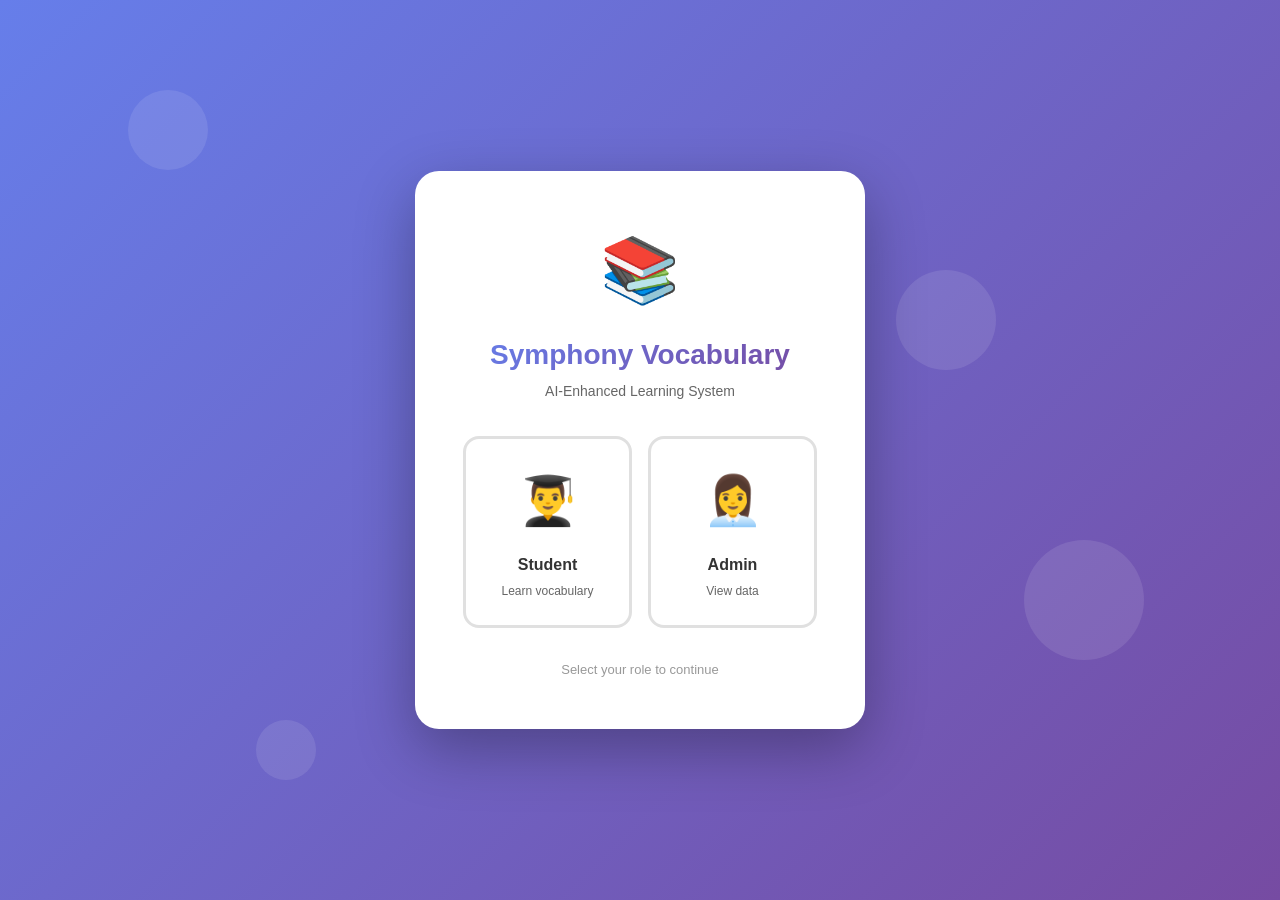
<file: student-dashboard.html>
<!DOCTYPE html>
<html lang="en">
<head>
    <meta charset="UTF-8">
    <meta name="viewport" content="width=device-width, initial-scale=1.0">
    <title>Student Dashboard - Symphony Vocab</title>
    <link rel="stylesheet" href="css/main.css">
    <style>
        body {
            background: #f5f7fa;
        }
        
        .dashboard-header {
            background: linear-gradient(135deg, #667eea 0%, #764ba2 100%);
            color: white;
            padding: 32px 0;
            margin-bottom: 32px;
        }
        
        .header-content {
            max-width: 1200px;
            margin: 0 auto;
            padding: 0 24px;
            display: flex;
            justify-content: space-between;
            align-items: center;
        }
        
        .welcome-text h1 {
            font-size: 32px;
            margin: 0 0 8px 0;
        }
        
        .welcome-text p {
            margin: 0;
            opacity: 0.9;
            font-size: 16px;
        }
        
        .logout-btn {
            padding: 12px 24px;
            background: rgba(255,255,255,0.2);
            border: 2px solid white;
            color: white;
            border-radius: 8px;
            cursor: pointer;
            font-weight: 600;
            transition: all 0.3s;
        }
        
        .logout-btn:hover {
            background: white;
            color: #667eea;
        }
        
        .dashboard-container {
            max-width: 1200px;
            margin: 0 auto;
            padding: 0 24px;
        }
        
        .stats-grid {
            display: grid;
            grid-template-columns: repeat(auto-fit, minmax(250px, 1fr));
            gap: 24px;
            margin-bottom: 40px;
        }
        
        .stat-card {
            background: white;
            padding: 28px;
            border-radius: 16px;
            box-shadow: 0 2px 8px rgba(0,0,0,0.06);
            transition: transform 0.3s;
        }
        
        .stat-card:hover {
            transform: translateY(-4px);
            box-shadow: 0 8px 16px rgba(0,0,0,0.1);
        }
        
        .stat-icon {
            font-size: 40px;
            margin-bottom: 12px;
        }
        
        .stat-label {
            font-size: 14px;
            color: #666;
            margin-bottom: 8px;
            font-weight: 600;
        }
        
        .stat-value {
            font-size: 36px;
            font-weight: 700;
            color: #333;
        }
        
        .progress-section {
            background: white;
            padding: 32px;
            border-radius: 16px;
            box-shadow: 0 2px 8px rgba(0,0,0,0.06);
            margin-bottom: 32px;
        }
        
        .progress-section h2 {
            margin-bottom: 24px;
        }
        
        .action-grid {
            display: grid;
            grid-template-columns: repeat(auto-fit, minmax(280px, 1fr));
            gap: 20px;
            margin-top: 32px;
        }
        
        .action-card {
            background: linear-gradient(135deg, #667eea 0%, #764ba2 100%);
            color: white;
            padding: 32px;
            border-radius: 16px;
            cursor: pointer;
            transition: all 0.3s;
            text-align: center;
        }
        
        .action-card:hover {
            transform: translateY(-4px);
            box-shadow: 0 12px 24px rgba(102, 126, 234, 0.3);
        }
        
        .action-icon {
            font-size: 48px;
            margin-bottom: 16px;
        }
        
        .action-title {
            font-size: 20px;
            font-weight: 700;
            margin-bottom: 8px;
        }
        
        .action-description {
            font-size: 14px;
            opacity: 0.9;
        }
    </style>
</head>
<body>

<!-- Header -->
<div class="dashboard-header">
    <div class="header-content">
        <div class="welcome-text">
            <h1>Welcome back, <span id="studentName">Student</span>! 👋</h1>
            <p>Ready to learn some vocabulary?</p>
        </div>
        <button class="logout-btn" onclick="logout()">🚪 Logout</button>
    </div>
</div>

<!-- Dashboard Container -->
<div class="dashboard-container">
    
    <!-- Stats Grid -->
    <div class="stats-grid">
        <div class="stat-card">
            <div class="stat-icon">📚</div>
            <div class="stat-label">Words Learned</div>
            <div class="stat-value"><span id="wordsLearned">0</span> / 15</div>
        </div>
        
        <div class="stat-card">
            <div class="stat-icon">⭐</div>
            <div class="stat-label">Total Points</div>
            <div class="stat-value" id="totalPoints">0</div>
        </div>
        
        <div class="stat-card">
            <div class="stat-icon">🔥</div>
            <div class="stat-label">Day Streak</div>
            <div class="stat-value"><span id="dayStreak">0</span> days</div>
        </div>
        
        <div class="stat-card">
            <div class="stat-icon">🎖️</div>
            <div class="stat-label">Current Level</div>
            <div class="stat-value" id="currentLevel">1</div>
        </div>
    </div>
    
    <!-- Progress Section -->
    <div class="progress-section">
        <h2>📈 Unit 1 Progress: School & Learning</h2>
        
        <div class="progress-container">
            <div class="progress-label">
                <span>Your Progress</span>
                <span><span id="progressPercent">0</span>%</span>
            </div>
            <div class="progress-bar">
                <div class="progress-fill" id="unitProgress" style="width: 0%">
                    0 / 15 words
                </div>
            </div>
        </div>
    </div>
    
    <!-- Action Cards -->
    <h2 style="margin-bottom: 20px;">🎯 What would you like to do?</h2>
    <div class="action-grid">
        <div class="action-card" onclick="window.location.href='learning.html'">
            <div class="action-icon">🚀</div>
            <div class="action-title">Start Learning</div>
            <div class="action-description">Learn new vocabulary words with AI guidance</div>
        </div>
        
      <div class="action-card" onclick="window.location.href='learning.html'">
    <div class="action-icon">🔄</div>
    <div class="action-title">Review Words</div>
    <div class="action-description">Practice words you've already learned</div>
</div>

<div class="action-card" onclick="window.location.href='games.html'">
    <div class="action-icon">🎮</div>
    <div class="action-title">Play Games</div>
    <div class="action-description">Fun vocabulary games and challenges</div>
</div>

<div class="action-card" onclick="window.location.href='quiz.html'">
    <div class="action-icon">📝</div>
    <div class="action-title">Take Quiz</div>
    <div class="action-description">Test your vocabulary knowledge</div>
</div>
</div>

<script src="js/config.js"></script>
<script src="js/auth.js"></script>

<script>
// Check authentication
if (!window.AUTH || !window.AUTH.isStudent()) {
    window.location.href = 'index.html';
}

// Load student data
function loadStudentData() {
    const student = window.AUTH.getCurrentUser();
    
    if (!student) {
        window.location.href = 'index.html';
        return;
    }
    
    // Update display
    document.getElementById('studentName').textContent = student.username;
    document.getElementById('wordsLearned').textContent = student.wordsLearned || 0;
    document.getElementById('totalPoints').textContent = student.points || 0;
    document.getElementById('dayStreak').textContent = student.streak || 0;
    document.getElementById('currentLevel').textContent = student.level || 1;
    
    // Update progress bar
    const progress = Math.round(((student.wordsLearned || 0) / 15) * 100);
    document.getElementById('progressPercent').textContent = progress;
    document.getElementById('unitProgress').style.width = progress + '%';
    document.getElementById('unitProgress').textContent = `${student.wordsLearned || 0} / 15 words`;
}

// Logout
function logout() {
    if (confirm('Are you sure you want to logout?')) {
        window.AUTH.logout();
        window.location.href = 'index.html';
    }
}

// Initialize
loadStudentData();
</script>

</body>
</html>
</file>
<file: css/main.css>
/**
 * SYMPHONY VOCABULARY LEARNING SYSTEM
 * Main Stylesheet - Global Styles
 * 
 * Theory Implementation:
 * - CTML Coherence Principle (clean, minimal design)
 * - SDT Competence Support (visible progress, achievements)
 */

/* ============================================================================
   RESET & BASE STYLES
   ============================================================================ */

* {
    margin: 0;
    padding: 0;
    box-sizing: border-box;
}

:root {
    /* Color Palette - Professional Research Theme */
    --primary-gradient-start: #667eea;
    --primary-gradient-end: #764ba2;
    --primary-solid: #667eea;
    --primary-dark: #5568d3;
    
    --success-color: #4caf50;
    --warning-color: #ff9800;
    --error-color: #f44336;
    --info-color: #2196f3;
    
    --text-primary: #333333;
    --text-secondary: #666666;
    --text-light: #999999;
    
    --bg-primary: #ffffff;
    --bg-secondary: #f5f7fa;
    --bg-tertiary: #e8ecef;
    
    --border-color: #e0e0e0;
    --border-color-hover: #667eea;
    
    /* Spacing Scale */
    --space-xs: 4px;
    --space-sm: 8px;
    --space-md: 16px;
    --space-lg: 24px;
    --space-xl: 32px;
    --space-xxl: 48px;
    
    /* Typography */
    --font-family: -apple-system, BlinkMacSystemFont, 'Segoe UI', Roboto, Oxygen, Ubuntu, Cantarell, sans-serif;
    --font-size-xs: 12px;
    --font-size-sm: 14px;
    --font-size-base: 16px;
    --font-size-lg: 18px;
    --font-size-xl: 24px;
    --font-size-xxl: 32px;
    --font-size-xxxl: 48px;
    
    /* Shadows */
    --shadow-sm: 0 2px 4px rgba(0, 0, 0, 0.05);
    --shadow-md: 0 4px 12px rgba(0, 0, 0, 0.08);
    --shadow-lg: 0 8px 24px rgba(0, 0, 0, 0.12);
    --shadow-xl: 0 16px 48px rgba(0, 0, 0, 0.16);
    
    /* Border Radius */
    --radius-sm: 8px;
    --radius-md: 12px;
    --radius-lg: 16px;
    --radius-xl: 24px;
    --radius-full: 9999px;
    
    /* Transitions */
    --transition-fast: 150ms ease;
    --transition-base: 250ms ease;
    --transition-slow: 350ms ease;
}

body {
    font-family: var(--font-family);
    font-size: var(--font-size-base);
    color: var(--text-primary);
    background: var(--bg-secondary);
    line-height: 1.6;
    -webkit-font-smoothing: antialiased;
    -moz-osx-font-smoothing: grayscale;
}

/* ============================================================================
   TYPOGRAPHY
   ============================================================================ */

h1, h2, h3, h4, h5, h6 {
    font-weight: 700;
    line-height: 1.2;
    margin-bottom: var(--space-md);
    color: var(--text-primary);
}

h1 { font-size: var(--font-size-xxxl); }
h2 { font-size: var(--font-size-xxl); }
h3 { font-size: var(--font-size-xl); }
h4 { font-size: var(--font-size-lg); }
h5 { font-size: var(--font-size-base); }
h6 { font-size: var(--font-size-sm); }

p {
    margin-bottom: var(--space-md);
    line-height: 1.8;
}

a {
    color: var(--primary-solid);
    text-decoration: none;
    transition: color var(--transition-base);
}

a:hover {
    color: var(--primary-dark);
}

/* ============================================================================
   LAYOUT UTILITIES
   ============================================================================ */

.container {
    width: 100%;
    max-width: 1200px;
    margin: 0 auto;
    padding: 0 var(--space-lg);
}

.container-fluid {
    width: 100%;
    padding: 0 var(--space-lg);
}

.row {
    display: flex;
    flex-wrap: wrap;
    margin: 0 calc(var(--space-md) * -1);
}

.col {
    flex: 1;
    padding: 0 var(--space-md);
}

/* ============================================================================
   BUTTONS (SDT Competence - Clear Affordances)
   ============================================================================ */

.btn {
    display: inline-flex;
    align-items: center;
    justify-content: center;
    padding: var(--space-md) var(--space-xl);
    font-size: var(--font-size-base);
    font-weight: 600;
    border: none;
    border-radius: var(--radius-md);
    cursor: pointer;
    transition: all var(--transition-base);
    text-align: center;
    text-decoration: none;
    font-family: inherit;
}

.btn:disabled {
    opacity: 0.5;
    cursor: not-allowed;
}

.btn-primary {
    background: linear-gradient(135deg, var(--primary-gradient-start), var(--primary-gradient-end));
    color: white;
    box-shadow: var(--shadow-md);
}

.btn-primary:hover:not(:disabled) {
    transform: translateY(-2px);
    box-shadow: var(--shadow-lg);
}

.btn-primary:active {
    transform: translateY(0);
}

.btn-success {
    background: var(--success-color);
    color: white;
}

.btn-warning {
    background: var(--warning-color);
    color: white;
}

.btn-danger {
    background: var(--error-color);
    color: white;
}

.btn-outline {
    background: transparent;
    border: 2px solid var(--primary-solid);
    color: var(--primary-solid);
}

.btn-outline:hover:not(:disabled) {
    background: var(--primary-solid);
    color: white;
}

.btn-lg {
    padding: var(--space-lg) var(--space-xxl);
    font-size: var(--font-size-lg);
}

.btn-sm {
    padding: var(--space-sm) var(--space-md);
    font-size: var(--font-size-sm);
}

/* ============================================================================
   CARDS (CTML Coherence - Organized Content)
   ============================================================================ */

.card {
    background: var(--bg-primary);
    border-radius: var(--radius-lg);
    box-shadow: var(--shadow-sm);
    padding: var(--space-xl);
    transition: box-shadow var(--transition-base);
}

.card:hover {
    box-shadow: var(--shadow-md);
}

.card-header {
    margin-bottom: var(--space-lg);
    padding-bottom: var(--space-md);
    border-bottom: 2px solid var(--bg-tertiary);
}

.card-title {
    font-size: var(--font-size-xl);
    font-weight: 700;
    margin-bottom: var(--space-sm);
}

.card-subtitle {
    color: var(--text-secondary);
    font-size: var(--font-size-sm);
}

.card-body {
    margin-bottom: var(--space-lg);
}

.card-footer {
    margin-top: var(--space-lg);
    padding-top: var(--space-md);
    border-top: 2px solid var(--bg-tertiary);
}

/* ============================================================================
   PROGRESS BARS (SDT Competence - Visible Achievement)
   ============================================================================ */

.progress-container {
    margin: var(--space-lg) 0;
}

.progress-label {
    display: flex;
    justify-content: space-between;
    margin-bottom: var(--space-sm);
    font-size: var(--font-size-sm);
    font-weight: 600;
    color: var(--text-secondary);
}

.progress-bar {
    width: 100%;
    height: 40px;
    background: var(--bg-tertiary);
    border-radius: var(--radius-full);
    overflow: hidden;
    position: relative;
}

.progress-fill {
    height: 100%;
    background: linear-gradient(90deg, var(--primary-gradient-start), var(--primary-gradient-end));
    border-radius: var(--radius-full);
    transition: width 800ms cubic-bezier(0.4, 0, 0.2, 1);
    display: flex;
    align-items: center;
    justify-content: center;
    color: white;
    font-weight: 700;
    font-size: var(--font-size-base);
}

.progress-fill.animated {
    animation: progressShine 2s ease-in-out infinite;
}

@keyframes progressShine {
    0% { opacity: 1; }
    50% { opacity: 0.8; }
    100% { opacity: 1; }
}

/* ============================================================================
   BADGES (SDT Competence - Achievement Recognition)
   ============================================================================ */

.badge {
    display: inline-flex;
    align-items: center;
    padding: var(--space-xs) var(--space-md);
    font-size: var(--font-size-xs);
    font-weight: 700;
    text-transform: uppercase;
    letter-spacing: 0.5px;
    border-radius: var(--radius-full);
    background: var(--bg-tertiary);
    color: var(--text-secondary);
}

.badge-success {
    background: #e8f5e9;
    color: #2e7d32;
}

.badge-warning {
    background: #fff3e0;
    color: #f57c00;
}

.badge-error {
    background: #ffebee;
    color: #c62828;
}

.badge-info {
    background: #e3f2fd;
    color: #1565c0;
}

.badge-primary {
    background: linear-gradient(135deg, var(--primary-gradient-start), var(--primary-gradient-end));
    color: white;
}

/* ============================================================================
   FORMS (Clean Input Design)
   ============================================================================ */

.form-group {
    margin-bottom: var(--space-lg);
}

.form-label {
    display: block;
    margin-bottom: var(--space-sm);
    font-weight: 600;
    font-size: var(--font-size-sm);
    color: var(--text-primary);
}

.form-input,
.form-textarea,
.form-select {
    width: 100%;
    padding: var(--space-md);
    font-size: var(--font-size-base);
    font-family: inherit;
    border: 2px solid var(--border-color);
    border-radius: var(--radius-md);
    background: var(--bg-primary);
    transition: all var(--transition-base);
}

.form-input:focus,
.form-textarea:focus,
.form-select:focus {
    outline: none;
    border-color: var(--border-color-hover);
    box-shadow: 0 0 0 4px rgba(102, 126, 234, 0.1);
}

.form-textarea {
    min-height: 120px;
    resize: vertical;
}

/* ============================================================================
   ALERTS & NOTIFICATIONS
   ============================================================================ */

.alert {
    padding: var(--space-lg);
    border-radius: var(--radius-md);
    margin-bottom: var(--space-lg);
    border-left: 4px solid;
}

.alert-success {
    background: #e8f5e9;
    border-color: var(--success-color);
    color: #2e7d32;
}

.alert-warning {
    background: #fff3e0;
    border-color: var(--warning-color);
    color: #f57c00;
}

.alert-error {
    background: #ffebee;
    border-color: var(--error-color);
    color: #c62828;
}

.alert-info {
    background: #e3f2fd;
    border-color: var(--info-color);
    color: #1565c0;
}

/* ============================================================================
   MODALS
   ============================================================================ */

.modal-overlay {
    position: fixed;
    top: 0;
    left: 0;
    width: 100%;
    height: 100%;
    background: rgba(0, 0, 0, 0.5);
    backdrop-filter: blur(4px);
    display: flex;
    align-items: center;
    justify-content: center;
    z-index: 9999;
    opacity: 0;
    pointer-events: none;
    transition: opacity var(--transition-base);
}

.modal-overlay.active {
    opacity: 1;
    pointer-events: all;
}

.modal-content {
    background: var(--bg-primary);
    border-radius: var(--radius-xl);
    box-shadow: var(--shadow-xl);
    max-width: 600px;
    width: 90%;
    max-height: 90vh;
    overflow-y: auto;
    transform: scale(0.9);
    transition: transform var(--transition-base);
}

.modal-overlay.active .modal-content {
    transform: scale(1);
}

.modal-header {
    padding: var(--space-xl);
    border-bottom: 2px solid var(--bg-tertiary);
}

.modal-body {
    padding: var(--space-xl);
}

.modal-footer {
    padding: var(--space-xl);
    border-top: 2px solid var(--bg-tertiary);
    display: flex;
    justify-content: flex-end;
    gap: var(--space-md);
}

/* ============================================================================
   UTILITY CLASSES
   ============================================================================ */

.hidden { display: none !important; }
.visible { display: block !important; }

.text-center { text-align: center; }
.text-left { text-align: left; }
.text-right { text-align: right; }

.text-primary { color: var(--primary-solid) !important; }
.text-success { color: var(--success-color) !important; }
.text-warning { color: var(--warning-color) !important; }
.text-error { color: var(--error-color) !important; }
.text-secondary { color: var(--text-secondary) !important; }
.text-light { color: var(--text-light) !important; }

.bg-primary { background: var(--bg-primary) !important; }
.bg-secondary { background: var(--bg-secondary) !important; }

.mt-sm { margin-top: var(--space-sm) !important; }
.mt-md { margin-top: var(--space-md) !important; }
.mt-lg { margin-top: var(--space-lg) !important; }
.mt-xl { margin-top: var(--space-xl) !important; }

.mb-sm { margin-bottom: var(--space-sm) !important; }
.mb-md { margin-bottom: var(--space-md) !important; }
.mb-lg { margin-bottom: var(--space-lg) !important; }
.mb-xl { margin-bottom: var(--space-xl) !important; }

.p-sm { padding: var(--space-sm) !important; }
.p-md { padding: var(--space-md) !important; }
.p-lg { padding: var(--space-lg) !important; }
.p-xl { padding: var(--space-xl) !important; }

/* ============================================================================
   ANIMATIONS
   ============================================================================ */

@keyframes fadeIn {
    from {
        opacity: 0;
        transform: translateY(20px);
    }
    to {
        opacity: 1;
        transform: translateY(0);
    }
}

@keyframes slideUp {
    from {
        opacity: 0;
        transform: translateY(50px);
    }
    to {
        opacity: 1;
        transform: translateY(0);
    }
}

@keyframes pulse {
    0%, 100% {
        transform: scale(1);
    }
    50% {
        transform: scale(1.05);
    }
}

@keyframes spin {
    to {
        transform: rotate(360deg);
    }
}

.animate-fade-in {
    animation: fadeIn 600ms ease-out;
}

.animate-slide-up {
    animation: slideUp 600ms ease-out;
}

.animate-pulse {
    animation: pulse 2s ease-in-out infinite;
}

/* ============================================================================
   RESPONSIVE DESIGN
   ============================================================================ */

@media (max-width: 968px) {
    :root {
        --font-size-xxxl: 36px;
        --font-size-xxl: 28px;
        --font-size-xl: 20px;
    }
    
    .container {
        padding: 0 var(--space-md);
    }
    
    .card {
        padding: var(--space-lg);
    }
    
    .btn {
        padding: var(--space-md) var(--space-lg);
    }
}

@media (max-width: 640px) {
    :root {
        --font-size-xxxl: 28px;
        --font-size-xxl: 24px;
    }
    
    .row {
        flex-direction: column;
    }
    
    .modal-content {
        width: 95%;
    }
}

/* ============================================================================
   LOADING STATES
   ============================================================================ */

.loading-overlay {
    position: fixed;
    top: 0;
    left: 0;
    width: 100%;
    height: 100%;
    background: rgba(0, 0, 0, 0.7);
    display: flex;
    align-items: center;
    justify-content: center;
    z-index: 99999;
}

.loading-overlay.hidden {
    display: none;
}

.spinner {
    width: 50px;
    height: 50px;
    border: 4px solid rgba(255, 255, 255, 0.3);
    border-top-color: white;
    border-radius: 50%;
    animation: spin 1s linear infinite;
}

/* ============================================================================
   PRINT STYLES (For Research Reports)
   ============================================================================ */

@media print {
    body {
        background: white;
    }
    
    .no-print {
        display: none !important;
    }
    
    .card {
        box-shadow: none;
        border: 1px solid var(--border-color);
        page-break-inside: avoid;
    }
}
</file>
